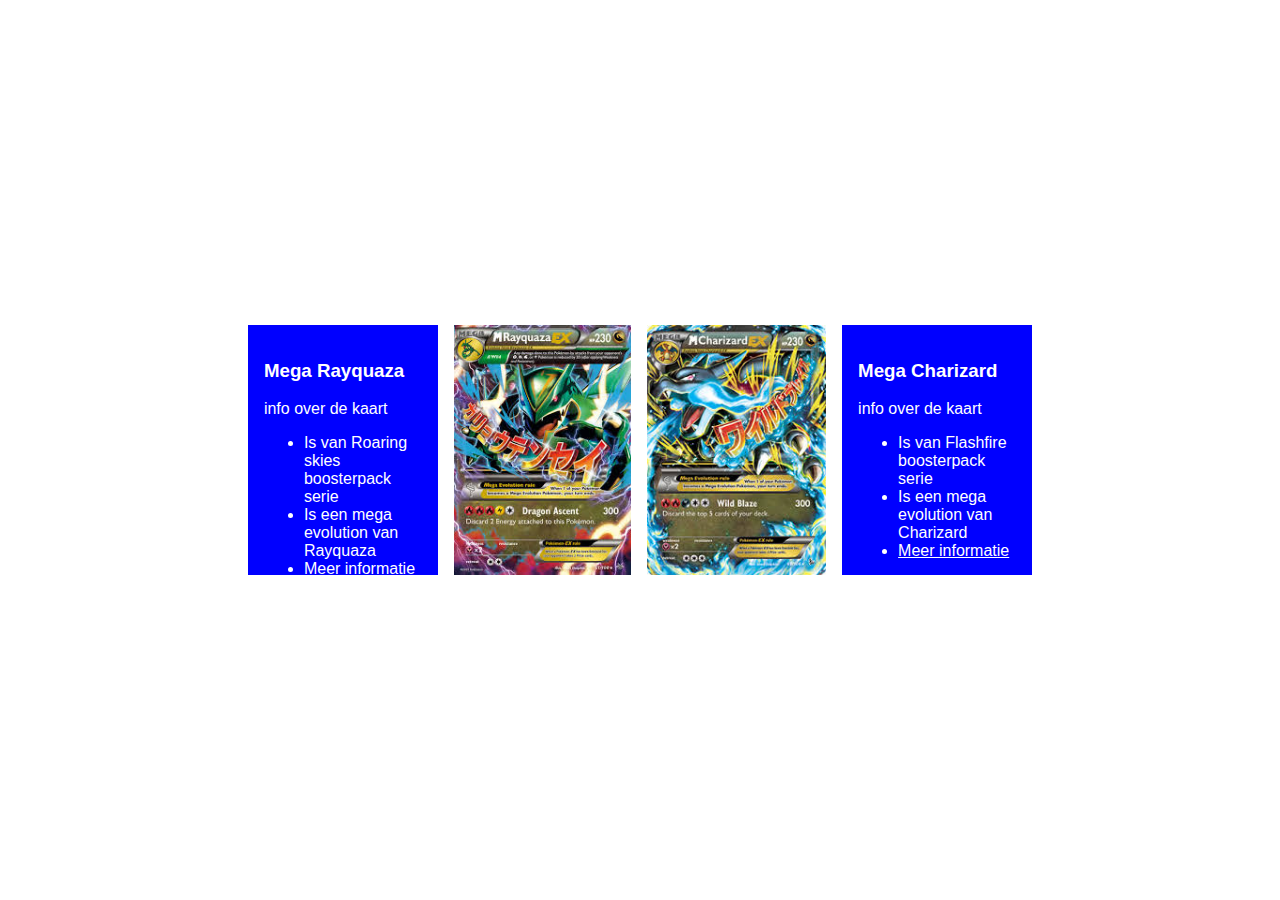
<file: index.html>
<!DOCTYPE html>
<html lang="en">
<head>
    <meta charset="UTF-8">
    <title>Title</title>

    <style>
        html,body{
            margin:0;
            padding: 0;
            font-family: sans-serif;
            width: 100%;
            height:100%;
        }
        .vak2{
            width: 190px;
            background-color:blue;
            color: white;
            padding: 1em;
            box-sizing: border-box;
        }
        body{
            display: flex;
            justify-content: center;
            align-items: center;
            flex-wrap: wrap;
        }
        .vak2, img{
            height: 250px;
            margin: .5em;
        }
    </style>
</head>
<body>
<div class="vak2">
    <h3>Mega Rayquaza</h3>
    <p>info over de kaart</p>
    <p></p>
    <ul>
        <li>Is van Roaring skies boosterpack serie</li>
        <li>Is een mega evolution van Rayquaza</li>
        <li><a href="flexbox2/index.html" style="color: white;">Meer informatie</a></li>
    </ul>
</div>
<img src="image/kaart.jpeg" alt="mega Rayquaza Ex">
<img src="image/kaart2.jpeg" alt="mega Charizard.X Ex">
<div class="vak2">
    <h3>Mega Charizard</h3>
    <p>info over de kaart</p>
    <p></p>
    <ul>
        <li>Is van Flashfire boosterpack serie</li>
        <li>Is een mega evolution van Charizard</li>
        <li><a href="flexbox2/index.html" style="color: white;">Meer informatie</a></li>
    </ul>
</div>
</body>
</html>
</file>
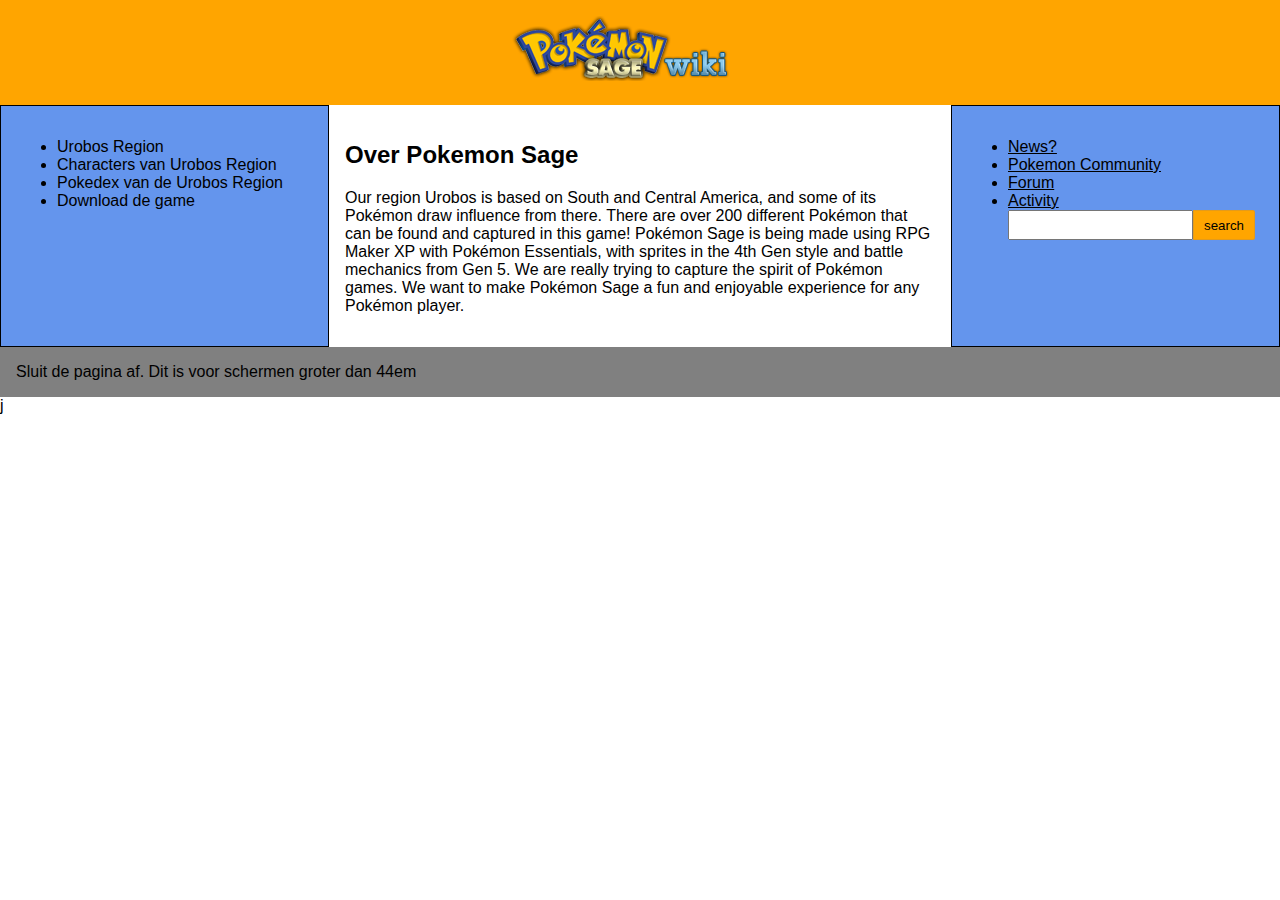
<file: flexbox2/index.html>
<!DOCTYPE html>
<html lang="en">
<head>
    <meta charset="UTF-8">
    <title>Pokemon Sage</title>
    <link rel="stylesheet" href="style.css">
</head>
<body>
<header>
    <h1><img src="image/Wiki-wordmark.png" alt=""></h1>
</header>
<main>
    <aside>
        <ul>
            <li>Urobos Region</li>
            <li>Characters van Urobos Region</li>
            <li>Pokedex van de Urobos Region</li>
            <li>Download de game</li>
        </ul>
    </aside>
<article>
    <h2>Over Pokemon Sage</h2>
    <p>Our region Urobos is based on South and Central America, and some of its Pokémon draw influence from there. There are over 200 different Pokémon that can be found and captured in this game!

        Pokémon Sage is being made using RPG Maker XP with Pokémon Essentials, with sprites in the 4th Gen style and battle mechanics from Gen 5.

        We are really trying to capture the spirit of Pokémon games. We want to make Pokémon Sage a fun and enjoyable experience for any Pokémon player.</p>
</article>
<aside>
    <ul>
        <li><a href="../flexbox3/index.html" style="color: black">News?</a></li>
        <li><a href="../flexbox3/index.html" style="color: black">Pokemon Community</a></li>
        <li><a href="../flexbox3/index.html" style="color: black">Forum</a></li>
        <li><a href="../flexbox3/index.html" style="color: black">Activity</a></li>
        <div class="InputAddOn">
            <input class="InputAddOn-field">
            <input type="button" value="search" class="InputAddOn-item">
        </div>
    </ul>
</aside>
</main>
<footer>Sluit de pagina af. </footer>j
</body>
</html>
</file>
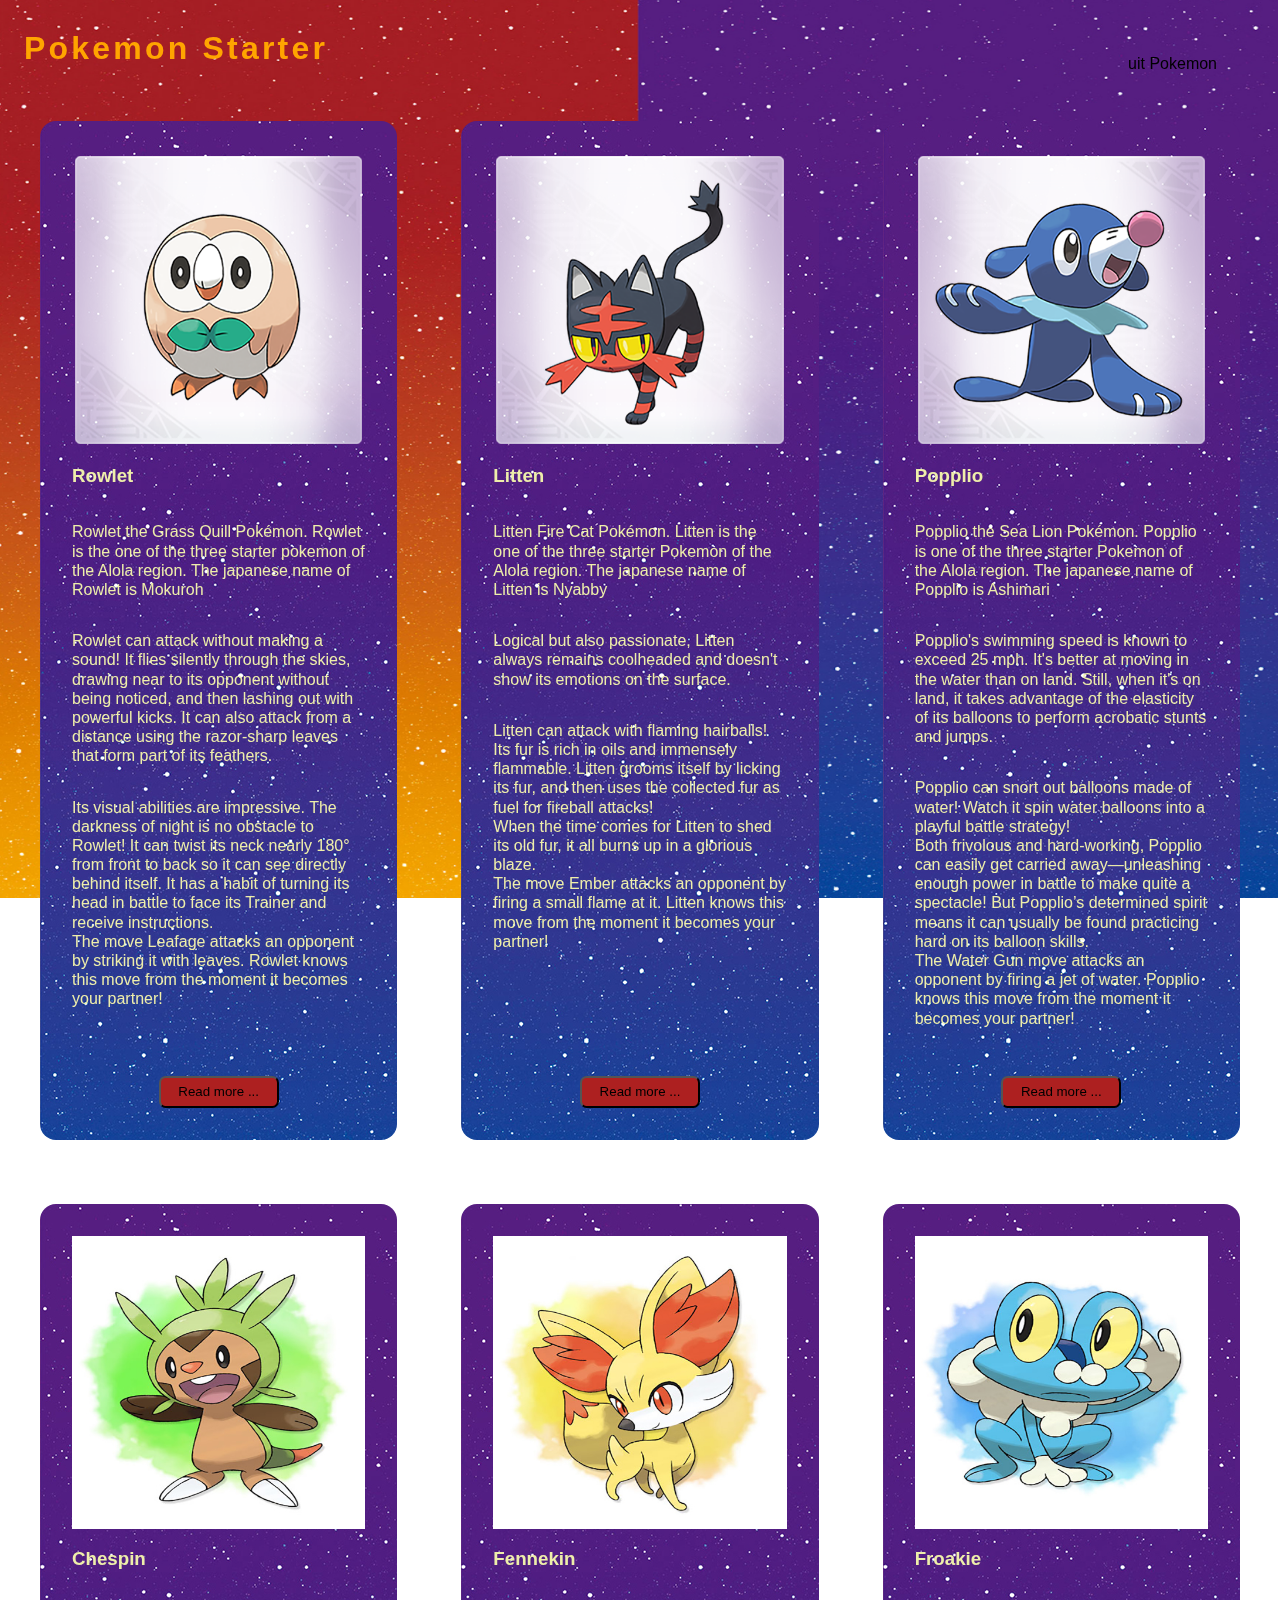
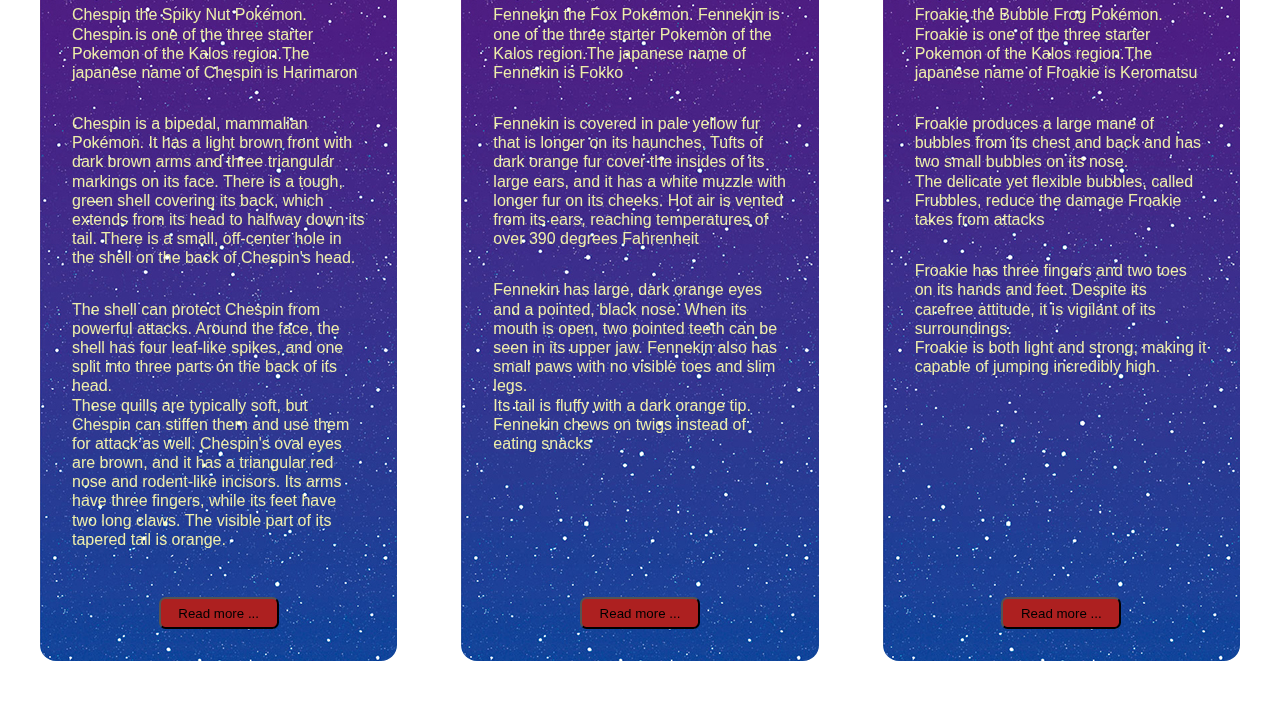
<file: flexbox3/index.html>
<!DOCTYPE html>
<html lang="en">
<head>
    <meta charset="UTF-8">
    <title>Pokemon Starter</title>
    <link rel="stylesheet" href="style.css">
</head>
<body>
<img src="image/background.jpg" alt="split" id="full">
<iframe src="http://www.pokemon-sunmoon.com//img/edge/niji_bg.html" frameborder="0"></iframe>
<div class="wrapper">
    <header>
        <h1>Pokemon Starter</h1>
        <p>uit Pokemon</p>
    </header>
    <section class="start" id="row">
        <img src="image/rowlet_2.png" alt="Rowlet">
        <h3>Rowlet</h3>
        <p>Rowlet the Grass Quill Pokémon. Rowlet is the one of the three starter pokemon of the Alola region. The japanese name of Rowlet is Mokuroh</p>
        <p>Rowlet can attack without making a sound! It flies silently through the skies, drawing near to its opponent without being noticed, and then lashing out with powerful kicks. It can also attack from a distance using the razor-sharp leaves that form part of its feathers.</p>
        <p>Its visual abilities are impressive. The darkness of night is no obstacle to Rowlet! It can twist its neck nearly 180° from front to back so it can see directly behind itself. It has a habit of turning its head in battle to face its Trainer and receive instructions.
            <br>
            The move Leafage attacks an opponent by striking it with leaves. Rowlet knows this move from the moment it becomes your partner!
        </p>
        <button class="read">Read more ...</button>
    </section>
    <section class="start" id="lit">
        <img src="image/litten_2.png" alt="Litten">
        <h3>Litten</h3>
        <p>Litten Fire Cat Pokémon. Litten is the one of the three starter Pokemon of the Alola region. The japanese name of Litten is Nyabby</p>
        <p>Logical but also passionate, Litten always remains coolheaded and doesn't show its emotions on the surface.</p>
        <p>Litten can attack with flaming hairballs! Its fur is rich in oils and immensely flammable. Litten grooms itself by licking its fur, and then uses the collected fur as fuel for fireball attacks!
            <br>
            When the time comes for Litten to shed its old fur, it all burns up in a glorious blaze.
            <br>
            The move Ember attacks an opponent by firing a small flame at it. Litten knows this move from the moment it becomes your partner!
        </p>
        <button class="read">Read more ...</button>
    </section>
    <section class="start" id="pop">
        <img src="image/popplio_2.png" alt="Popplio">
        <h3>Popplio</h3>
        <p>Popplio the Sea Lion Pokémon. Popplio is one of the three starter Pokemon of the Alola region. The japanese name of Popplio is Ashimari</p>
        <p>Popplio's swimming speed is known to exceed 25 mph. It's better at moving in the water than on land. Still, when it's on land, it takes advantage of the elasticity of its balloons to perform acrobatic stunts and jumps.</p>
        <p>
            Popplio can snort out balloons made of water! Watch it spin water balloons into a playful battle strategy!
            <br>
            Both frivolous and hard-working, Popplio can easily get carried away—unleashing enough power in battle to make quite a spectacle! But Popplio’s determined spirit means it can usually be found practicing hard on its balloon skills.
            <br>
            The Water Gun move attacks an opponent by firing a jet of water. Popplio knows this move from the moment it becomes your partner!
        </p>
        <button class="read">Read more ...</button>
    </section>
    <section class="start" id="ches">
        <img src="image/Chespin.jpg" alt="Chespin">
        <h3>Chespin</h3>
        <p>Chespin the Spiky Nut Pokémon. Chespin is one of the three starter Pokemon of the Kalos region.The japanese name of Chespin is Harimaron</p>
        <p>Chespin is a bipedal, mammalian Pokémon. It has a light brown front with dark brown arms and three triangular markings on its face. There is a tough, green shell covering its back, which extends from its head to halfway down its tail. There is a small, off-center hole in the shell on the back of Chespin's head.</p>
        <p>
            The shell can protect Chespin from powerful attacks. Around the face, the shell has four leaf-like spikes, and one split into three parts on the back of its head.
            <br>
            These quills are typically soft, but Chespin can stiffen them and use them for attack as well. Chespin's oval eyes are brown, and it has a triangular red nose and rodent-like incisors. Its arms have three fingers, while its feet have two long claws. The visible part of its tapered tail is orange.
        </p>
        <button class="read">Read more ...</button>
    </section>
    <section class="start" id="fen">
        <img src="image/Fennekin.jpg" alt="fennekin">
        <h3>Fennekin</h3>
        <p>Fennekin the Fox Pokémon. Fennekin is one of the three starter Pokemon of the Kalos region.The japanese name of Fennekin is Fokko</p>
        <p>Fennekin is covered in pale yellow fur that is longer on its haunches. Tufts of dark orange fur cover the insides of its large ears, and it has a white muzzle with longer fur on its cheeks. Hot air is vented from its ears, reaching temperatures of over 390 degrees Fahrenheit</p>
        <p>
            Fennekin has large, dark orange eyes and a pointed, black nose. When its mouth is open, two pointed teeth can be seen in its upper jaw. Fennekin also has small paws with no visible toes and slim legs.
            <br>
            Its tail is fluffy with a dark orange tip. Fennekin chews on twigs instead of eating snacks
        </p>
        <button class="read">Read more ...</button>
    </section>
    <section class="start" id="frok">
        <img src="image/Froakie.jpg" alt="Froakie">
        <h3>Froakie</h3>
        <p>Froakie the Bubble Frog Pokémon. Froakie is one of the three starter Pokemon of the Kalos region.The japanese name of Froakie is Keromatsu</p>
        <p>Froakie produces a large mane of bubbles from its chest and back and has two small bubbles on its nose.
            <br>
            The delicate yet flexible bubbles, called Frubbles, reduce the damage Froakie takes from attacks
        </p>
        <p>
            Froakie has three fingers and two toes on its hands and feet. Despite its carefree attitude, it is vigilant of its surroundings.
            <br>
            Froakie is both light and strong, making it capable of jumping incredibly high.
        </p>
        <button class="read">Read more ...</button>
    </section>
</div>
</body>
</html>
</file>
<file: flexbox2/style.css>
body
{
    font-family: sans-serif;
    margin: 0;
}

header
{
    background-color: orange;
    color: white;

}

header h1
{
    margin: 0;
    padding: 1rem;

}

aside
{
    padding: 1em;
    background-color: cornflowerblue;
    border: 1px solid black;
}

article
{
    padding: 1em;
}

.InputAddOn {
    display: flex;
    margin-bottom: 10px;
}

.InputAddOn-item {
    background-color: orange;
    color: black;
    font: lighter;
}

.InputAddOn-item {
    border: 1px solid rgba(147, 128, 108, 0.25);
    padding: 0.5em 0.75em;
}

.InputAddOn-item:first-child {
    border-radius: 2px 0 0 2px;
}

.InputAddOn-item:last-child {
    border-radius: 0 2px 2px 0;
}

footer
{
    padding: 1em;
    background-color: grey;
}

/*lay-out met flexbox*/
/*mobiel*/
main{
    display: flex;
    flex-direction: column;
}

aside{
    order: 1;
}

footer:after{
    content: "Dit is voor mobiel";
}

@media screen and (min-width: 26em) {
    main{
        flex-direction: row;
        flex-wrap: wrap;
    }
    header img{
        margin-left: 150px;
    }
    article{
        width: 100%;
    }
    aside{
        flex: 1;
    }
    .flex{
        flex-direction: row;
        flex: 1;
        height: auto;
    }
    footer:after{
        content: "Dit is voor schermen voor 26 em en 36 em";
    }
}



@media screen and (min-width: 34em) {
    main{
        flex-wrap: nowrap;
    }
    article{
        width: auto;
        flex: 2;
    }
    header img{
        margin-left: 200px;
    }
    aside{
        order:0;
    }
    footer:after{
        content: "Dit is voor schermen voor 34 em en 38 em";
    }
}

@media screen and (min-width: 38em) {
    main{
        flex-wrap: nowrap;
    }
    article{
        width: auto;
        flex: 2;
    }
    header img{
        margin-left: 280px;
    }
    aside{
        order:0;
    }
    footer:after{
        content: "Dit is voor schermen voor 38 em en 50 em";
    }
}

@media screen and (min-width: 50em) {
    main{
        flex-wrap: nowrap;
    }
    article{
        width: auto;
        flex: 2;
    }
    header img{
        margin-left: 480px;
    }
    aside{
        order:0;
    }
    footer:after{
        content: "Dit is voor schermen groter dan 44em";
    }
}
</file>
<file: flexbox3/style.css>
body{
    font-family: sans-serif;
    line-height: 1.2;
    height: 100%;
}
#full{
    width: 100%;
    position: fixed;
    height: 100%;
    z-index: -1;
    margin-top: -10px;
    margin-left: -10px;
}

iframe{
    width: 100%;
    position: fixed;
    height: 100%;
    z-index: -1;
    margin-top: -10px;
}
.wrapper{
    display: -webkit-box;
    display: -webkit-flex;
    display: -ms-flexbox;
    display: flex;
    -webkit-flex-wrap: wrap;
    -ms-flex-wrap: wrap;
    flex-wrap: wrap;
}

header{
    padding-left: 1em;
    width: 100%;
    display: -webkit-box;
    display: -webkit-flex;
    display: -ms-flexbox;
    display: flex;
}

header p{
    text-align: right;
    margin-right: 1em;
    margin-left: 800px;
    -webkit-align-self: flex-end;
    -ms-flex-item-align: end;
    align-self: flex-end;
}

header h1
{
    color: orange;
    letter-spacing: .1em;
}

section.start{
    padding: 2em;
    min-width: 15em;
    margin: 2em;
    background-image: url("image/right.jpg");
    color: #eea;
    border-radius: 1em;
    -webkit-box-flex: 1;
    -webkit-flex: 1 0 20%;
    -ms-flex: 1 0 20%;
    flex: 1 0 20%;
    display: -webkit-box;
    display: -webkit-flex;
    display: -ms-flexbox;
    display: flex;
    -webkit-box-orient: vertical;
    -webkit-box-direction: normal;
    -webkit-flex-direction: column;
    -ms-flex-direction: column;
    flex-direction: column;
}
section.start img{
    width: 100%;
    height: auto;
}

section.start:hover{
    background-image: url("image/left.jpg");
    cursor: pointer;
}

section.start p:nth-last-child(2){
    padding-bottom: 2em;
}

section.start button:last-child{
    width:9em;
    padding: .5em;
    background-color: #ad2020;
    border-radius: .5em;
    margin: auto auto 0 auto;
}

section.start button:last-child:hover{
    background-color: #561d80;
}
</file>
